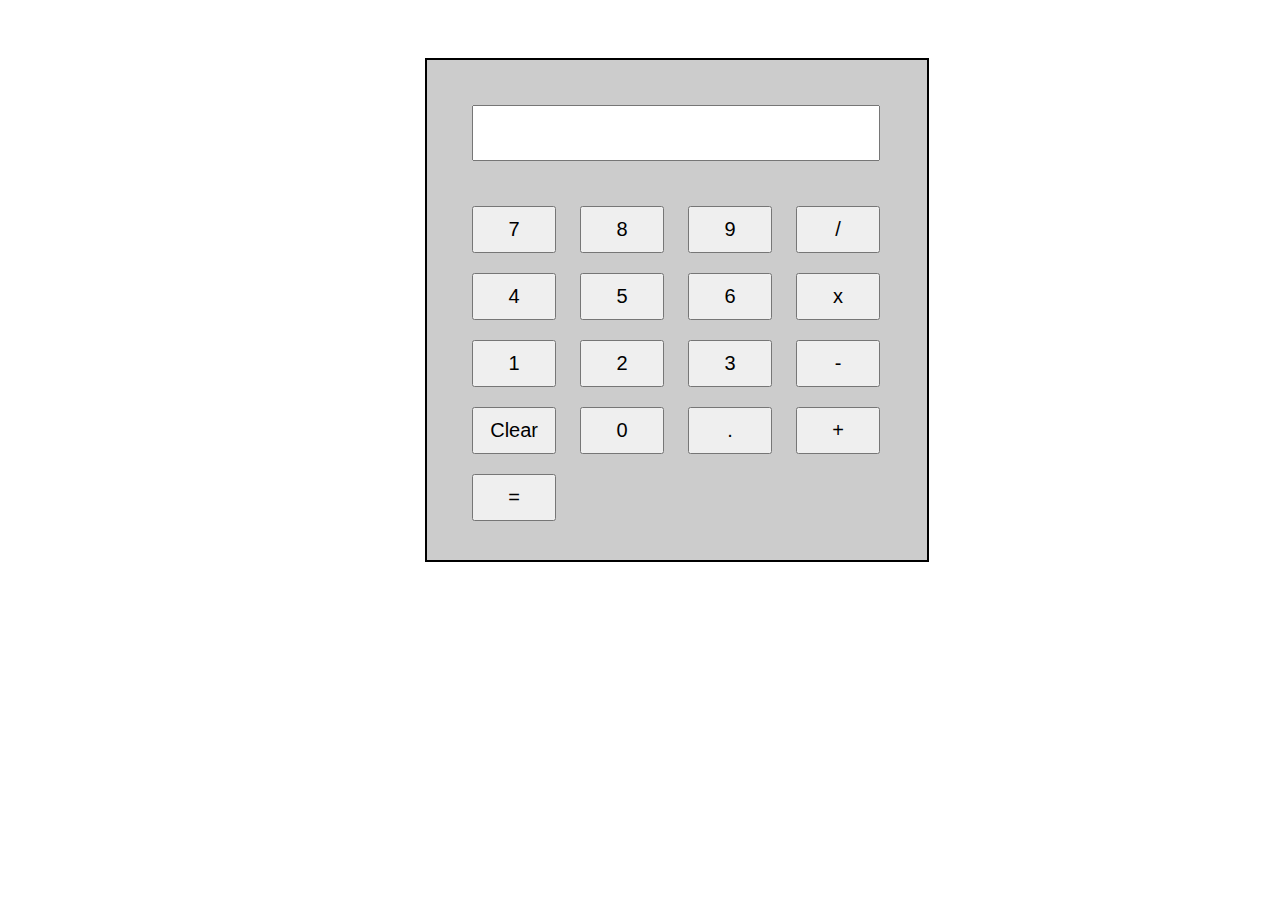
<file: Calculator/index.html>
<!DOCTYPE html>
<html lang="en">
<head>
    <meta charset="UTF-8">
    <meta name="viewport" content="width=device-width, initial-scale=1.0">
    <title>Calculator</title>
    <link rel="stylesheet" href="styles.css">
</head>
<body>

    <div class="calc">
        <div class="calc-container">
         
            
            <div class="output">
                <input type="text" id="text-field">
            </div>
            <div class="buttons">
                <div class="row">
                    <button onclick="buttonClicked(7)" class="btn">7</button>
                    <button onclick="buttonClicked(8)" class="btn">8</button>
                    <button onclick="buttonClicked(9)" class="btn">9</button>
                    <button onclick="buttonClicked('/')" class="btn">/</button>
                </div>
                <div class="row">
                    <button onclick="buttonClicked(4)" class="btn">4</button>
                    <button onclick="buttonClicked(5)" class="btn">5</button>
                    <button onclick="buttonClicked(6)" class="btn">6</button>
                    <button onclick="buttonClicked('*')" class="btn">x</button>
                </div>
                <div class="row">
                    <button onclick="buttonClicked(1)" class="btn">1</button>
                    <button onclick="buttonClicked(2)" class="btn">2</button>
                    <button onclick="buttonClicked(3)" class="btn">3</button>
                    <button onclick="buttonClicked('-')" class="btn">-</button>
                </div> 
                <div class="row">
                    <button onclick="clearClicked()" class="btn">Clear</button>
                    <button onclick="buttonClicked(0)" class="btn">0</button>
                    <button onclick="buttonClicked('.')" class="btn">.</button>
                    <button onclick="buttonClicked('+')" class="btn">+</button>
                </div>
                <div class="row">
                    <button onclick="equalClicked()" class="btn">=</button>
                </div>
            </div>

        </div>
    </div>

    
    <script src="script.js"></script>
</body>
</html>
</file>
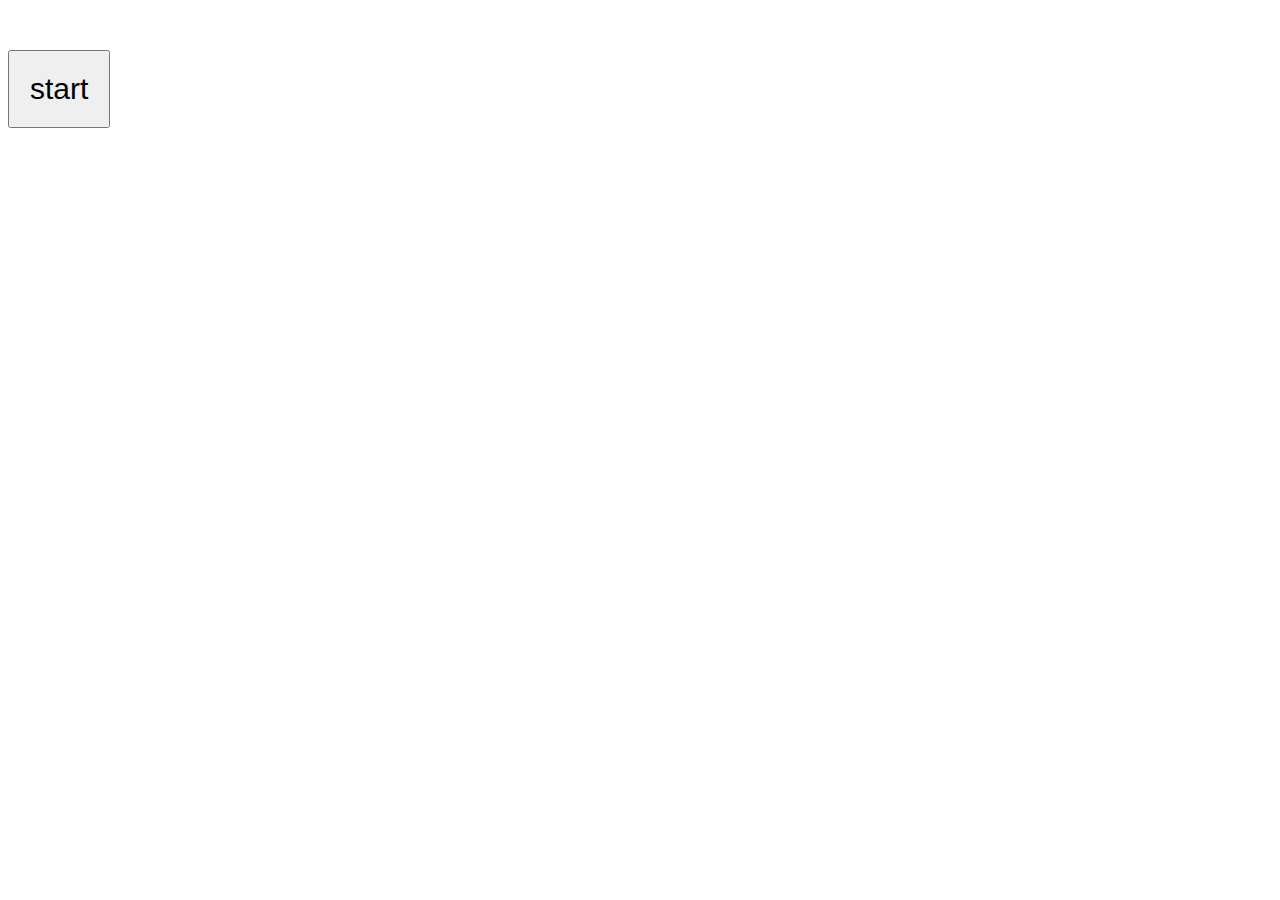
<file: Countdown/index.html>
<!DOCTYPE html>
<html lang="en">
<head>
    <meta charset="UTF-8">
    <meta name="viewport" content="width=device-width, initial-scale=1.0">
    <title>Countdown</title>
    <link rel="stylesheet" href="style.css">
</head>
<body>
   
    <p id="countdown"></p>
    <button id="myButton" onclick="buttonClicked()">start</button>
    
    <script src="script.js"></script>
</body>
</html>
</file>
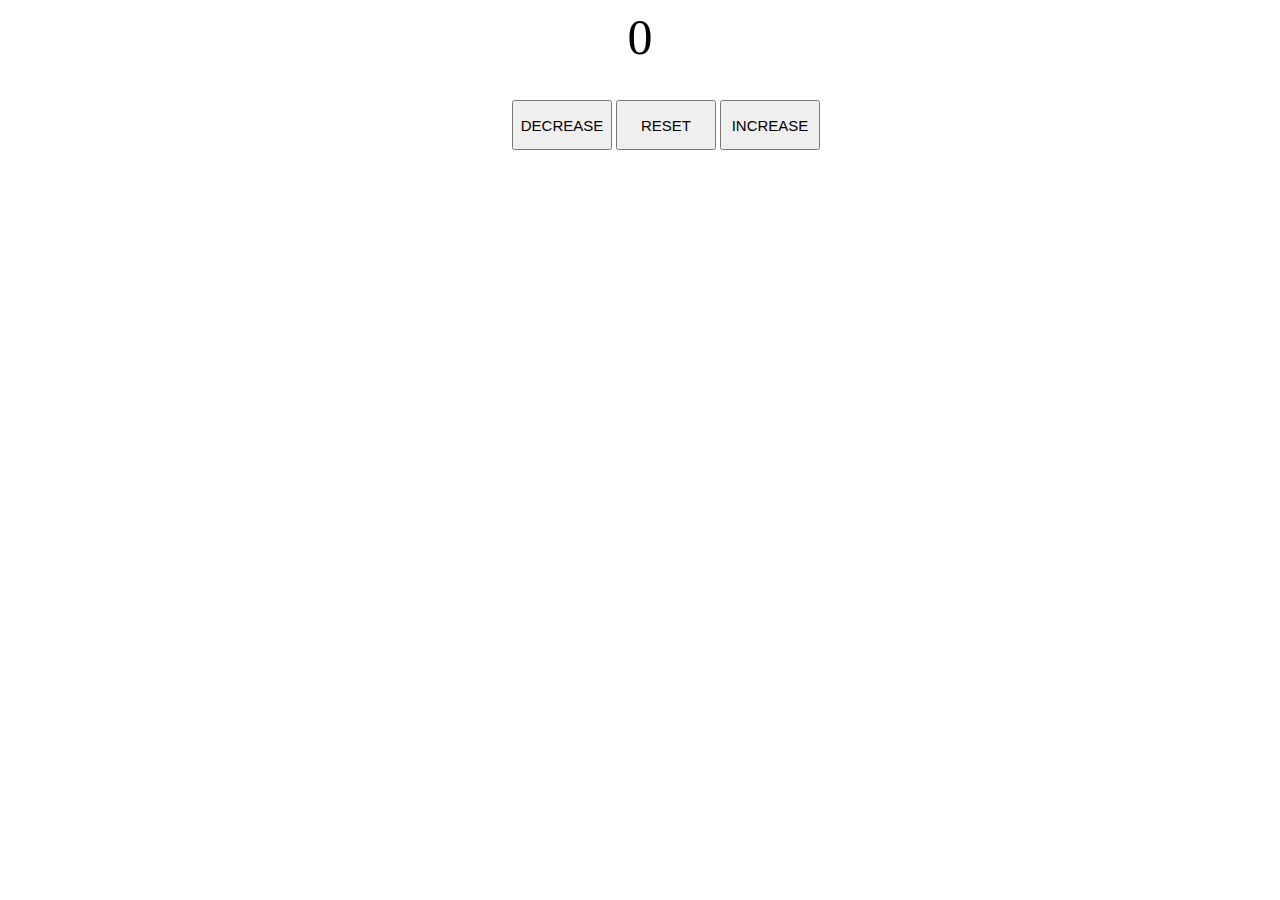
<file: counting/index.html>
<!DOCTYPE html>
<html lang="en">
<head>
    <meta charset="UTF-8">
    <meta name="viewport" content="width=device-width, initial-scale=1.0">
    <title>Document</title>
    <link rel="stylesheet" href="styles.css">
</head>
<body>
    <label for="" id="myLabel">0</label>
    <div class="buttons">
        <button  id="decreaseButton">Decrease</button>
        <button  id="resetButton">reset</button>
        <button  id="increaseButton">increase</button>
    </div>
    <script src="script.js"></script>
</body>
</html>
</file>
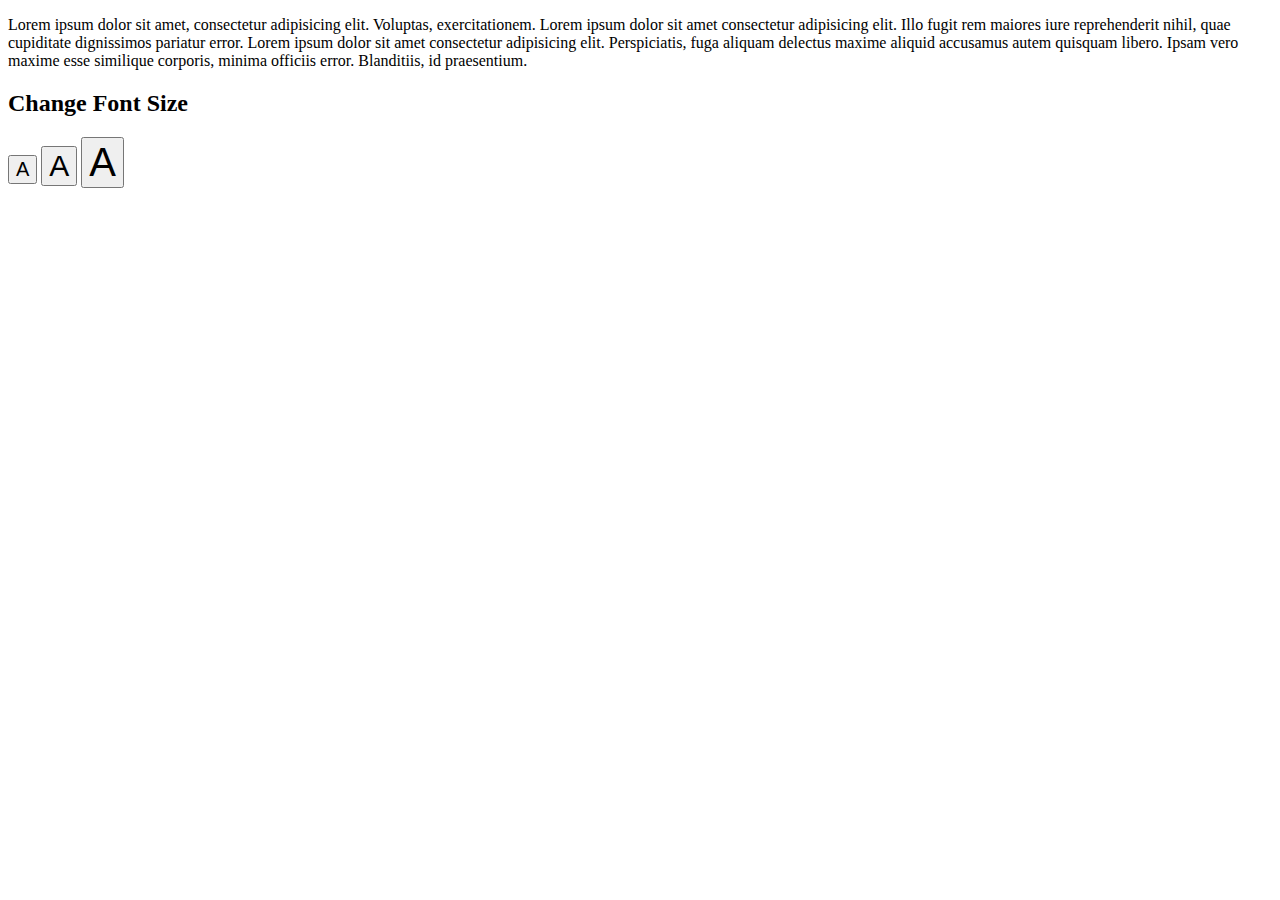
<file: font size changer/index.html>
<!DOCTYPE html>
<html lang="en">
<head>
    <meta charset="UTF-8">
    <meta name="viewport" content="width=device-width, initial-scale=1.0">
    <title>font size</title>
    <style>
        
        #button1{
            font-size: 20px;
        }
        #button2{
            font-size: 30px;
        }
        #button3{
            font-size: 40px;
        }
    </style>
</head>
<body>
    
    <p id="text">Lorem ipsum dolor sit amet, consectetur adipisicing elit. Voluptas, exercitationem. Lorem ipsum dolor sit amet consectetur adipisicing elit. Illo fugit rem maiores iure reprehenderit nihil, quae cupiditate dignissimos pariatur error. Lorem ipsum dolor sit amet consectetur adipisicing elit. Perspiciatis, fuga aliquam delectus maxime aliquid accusamus autem quisquam libero. Ipsam vero maxime esse similique corporis, minima officiis error. Blanditiis, id praesentium.</p>

    <h2>Change Font Size</h2>
    <button id="button1" onclick="changeSize1()">A</button>
    <button id="button2" onclick="changeSize2()">A</button>
    <button id="button3" onclick="changeSize3()">A</button>

    <script>
        let textLabel= document.getElementById("text");

        function changeSize1(){
            textLabel.style = "font-size : 20px"
        }
        function changeSize2(){
            textLabel.style = "font-size : 30px"
        }
        function changeSize3(){
            textLabel.style = "font-size : 40px"
        }

    </script>
</body>
</html>
</file>
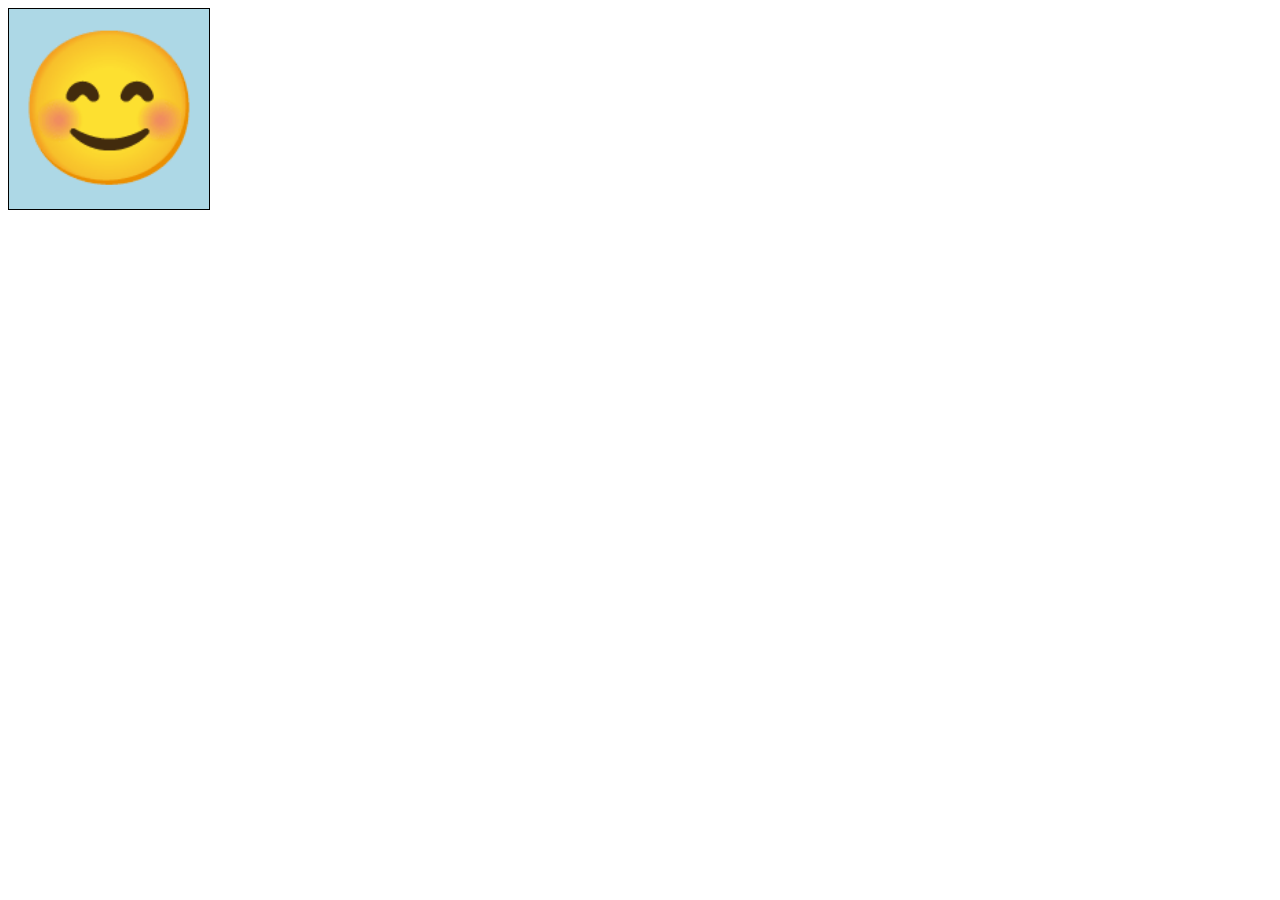
<file: Moving_smilie/index.html>
<!DOCTYPE html>
<html lang="en">

<head>
    <meta charset="UTF-8">
    <meta name="viewport" content="width=device-width, initial-scale=1.0">
    <title>Document</title>
    <style>
        #myDiv {
            width: 200px;
            height: 200px;
            background-color: lightblue;
            font-size: 150px;
            display: flex;
            align-items: center;
            justify-content: center;
            margin: 0;
            padding: 0;
            border: 1px solid black;
            position: relative;

        }
    </style>
</head>

<body>
    <div id="myDiv">😊</div>

    <script>
        let myDiv = document.getElementById("myDiv");
        let x = 0;
        let y = 0;
        let movement = 15;
        document.addEventListener("keydown", (event) => {
            event.preventDefault();
            myDiv.textContent = "😉";
            myDiv.style.backgroundColor = "red"

            switch (event.key) {
                case "ArrowDown":
                    x += movement;
                    break;
                case "ArrowUp":
                    x -= movement;
                    break;
                case "ArrowLeft":
                    y -= movement;
                    break;
                case "ArrowRight":
                    y += movement;
                    break;
            }
            myDiv.style.top = `${x}px`
            myDiv.style.left = `${y}px`
        })
        document.addEventListener("keyup", () => {
            myDiv.textContent = "😊";
            myDiv.style.backgroundColor = "lightblue"
        })
    </script>
</body>

</html>
</file>
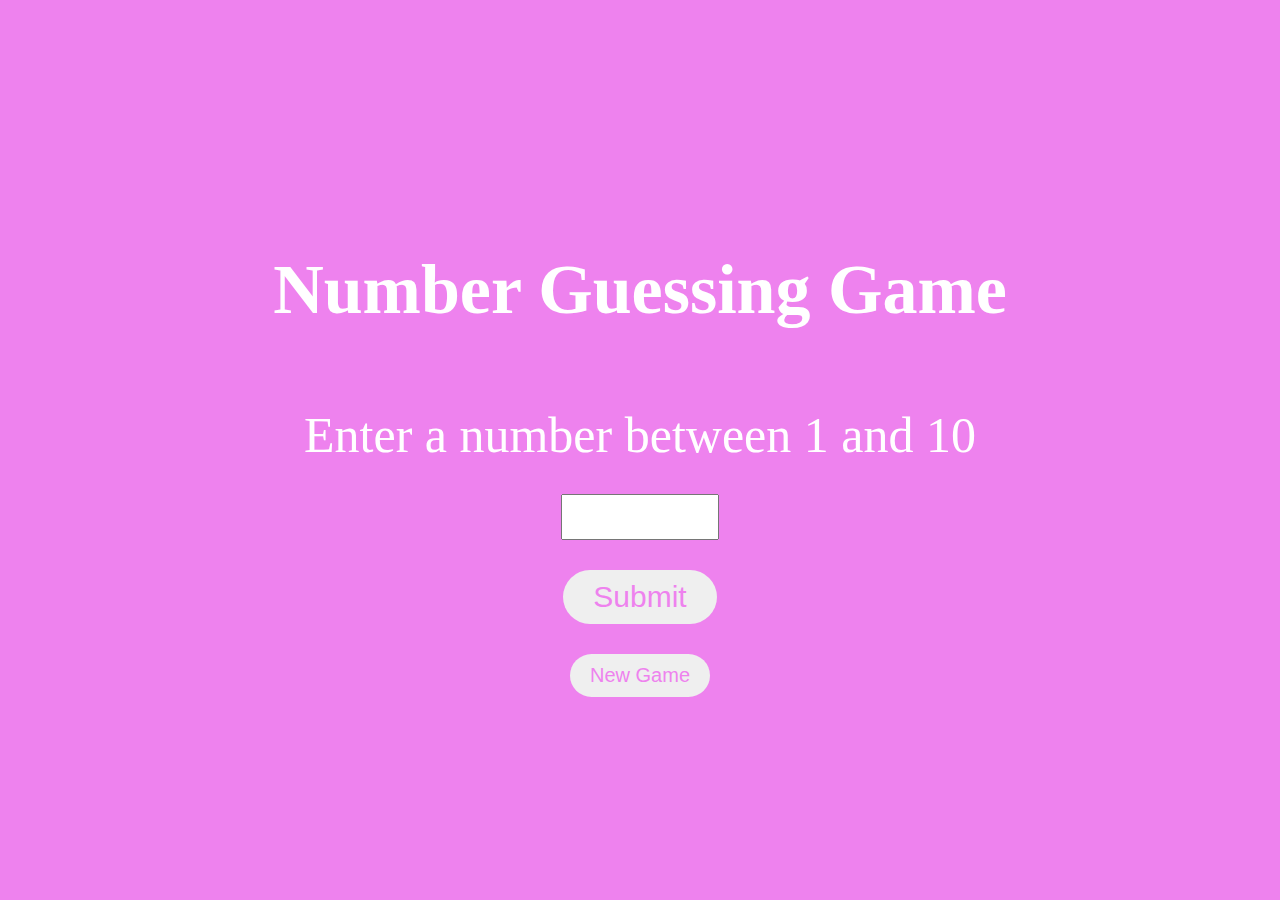
<file: Number_guessing_game/index.html>
<!DOCTYPE html>
<html lang="en">
<head>
    <meta charset="UTF-8">
    <meta name="viewport" content="width=device-width, initial-scale=1.0">
    <title>Number guessing game</title>
    <style>
        body{
            margin: 0;
            padding: 0;
        }
        .container{
            display: flex;
            justify-content: center;
            align-items: center;
            height: 100vh;
            width: 100%;
            background: violet;
            color: white;
            flex-direction: column ;
            gap: 30px;
        }
        label{
            font-size: 50px;

        }
        h1{
            font-size: 70px;

        }
        #myButton{
            font-size: 30px;
            padding: 10px 30px;
            border-radius: 30px;
            border: none;
            color:violet;

        }
        #myInput{
            height: 40px;
            width: 150px;
            font-size: 30px;
        }
        #new-game{
            color: violet;
            font-size: 20px;
            padding: 10px 20px;
            border-radius: 30px;
            border: none;
        }
    </style>
</head>
<body>
    <div class="container">
        <h1>Number Guessing Game</h1>
        <label for="">Enter a number between 1 and 10</label>
        <input type="text" id="myInput">
        <input type="submit" id="myButton">
        <button id="new-game" onclick="window.location.reload(true)">New Game</button>
    </div>
    
    <script>
        let answer =  Math.floor(Math.random()*10)+1; 
        
        let guesses = 0 ;
        document.getElementById("myButton").onclick = function(){
            let guess = document.getElementById("myInput").value;
            guesses+=1;
            if(answer==guess){
                alert(`Your Guess ${guess} is Correct from ${guesses} guesses`);
            }
            else if(guess<answer)
            {
                alert("Guess is less");
            }
            else{
                alert("Guess is high");
            }
            document.getElementById("myInput").value = "";
        }
    
    </script>
</body>
</html>
</file>
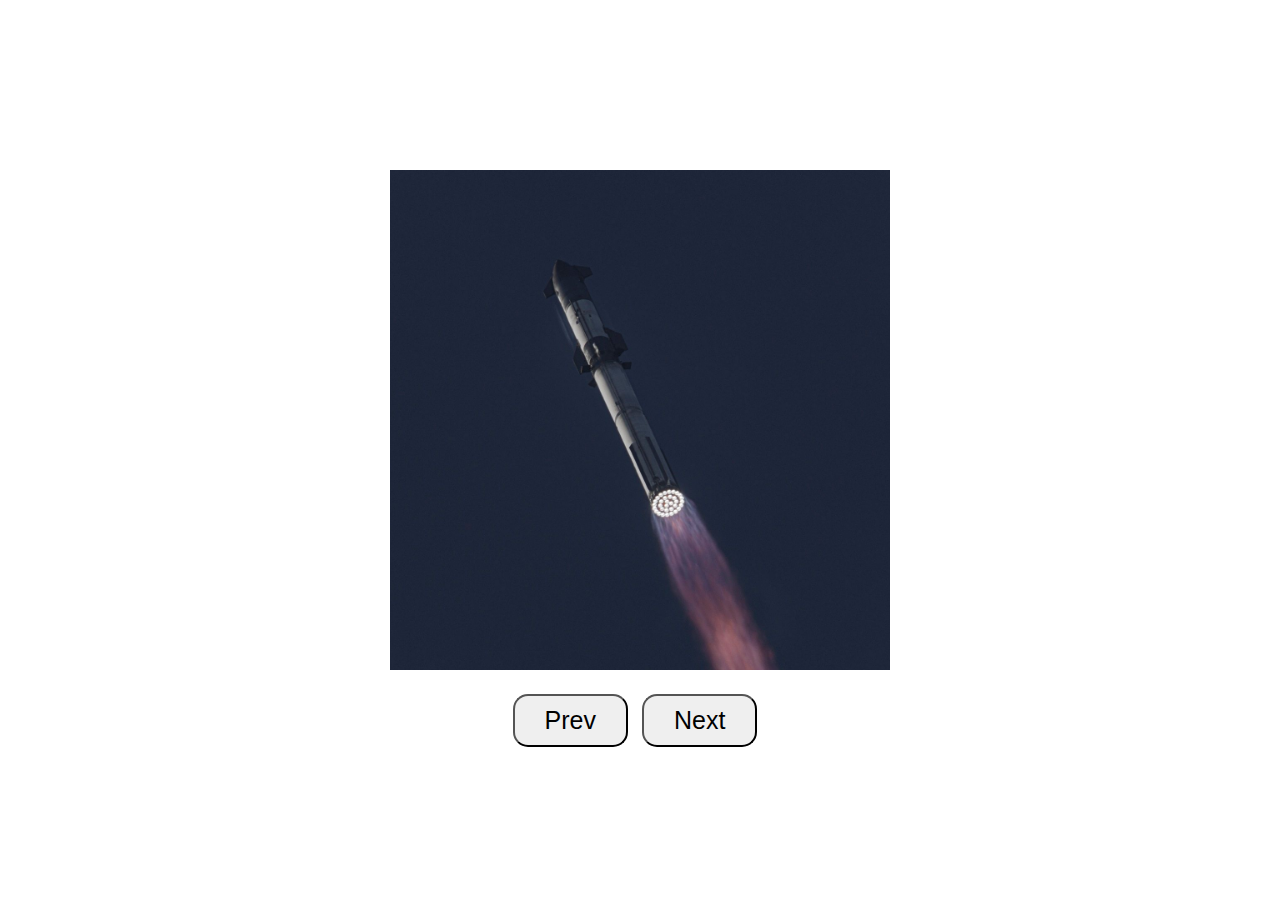
<file: picture_slider/index.html>
<!DOCTYPE html>
<html lang="en">

<head>
    <meta charset="UTF-8">
    <meta name="viewport" content="width=device-width, initial-scale=1.0">
    <title>Image Slider</title>
    <style>
        .slider {
            width: 100%;
            height: 100vh;
            display: flex;
            flex-direction: column;
            justify-content: center;
            align-items: center;
            gap: 20px;
        }
        img {

            width: 500px;
            height: 500px;
            object-fit: cover;


        }
        button {
            font-size: 25px;
            padding: 10px 30px;
            border-radius: 15px;
            margin-right: 10px;

        }
    </style>
</head>

<body>

    <div class="slider">
        <div class="img-container">
            <img src="images/imageA.jpg" id="image-slider" alt="">
        </div>
        <div class="buttons">
            <button onclick="prevImg()">Prev</button>
            <button onclick="nextImg()">Next</button>
        </div>
    </div>

    <script>
        let img = document.getElementById("image-slider");
        let images = ['imageA.jpg', 'imageB.jpg', 'imageC.jpg', 'imageD.jpg'];

        let i = 0; /*starting index of img*/

        function prevImg() {
            if (i == 0) {
                i = images.length;
            }
            i--;
            setImg();
        }
        function nextImg() {
            if (i == images.length - 1) {
                i = -1;

            }
            i++;
            setImg();
        }

        function setImg() {
            img.setAttribute("src", "images/" + images[i]);
        }

    </script>
</body>

</html>
</file>
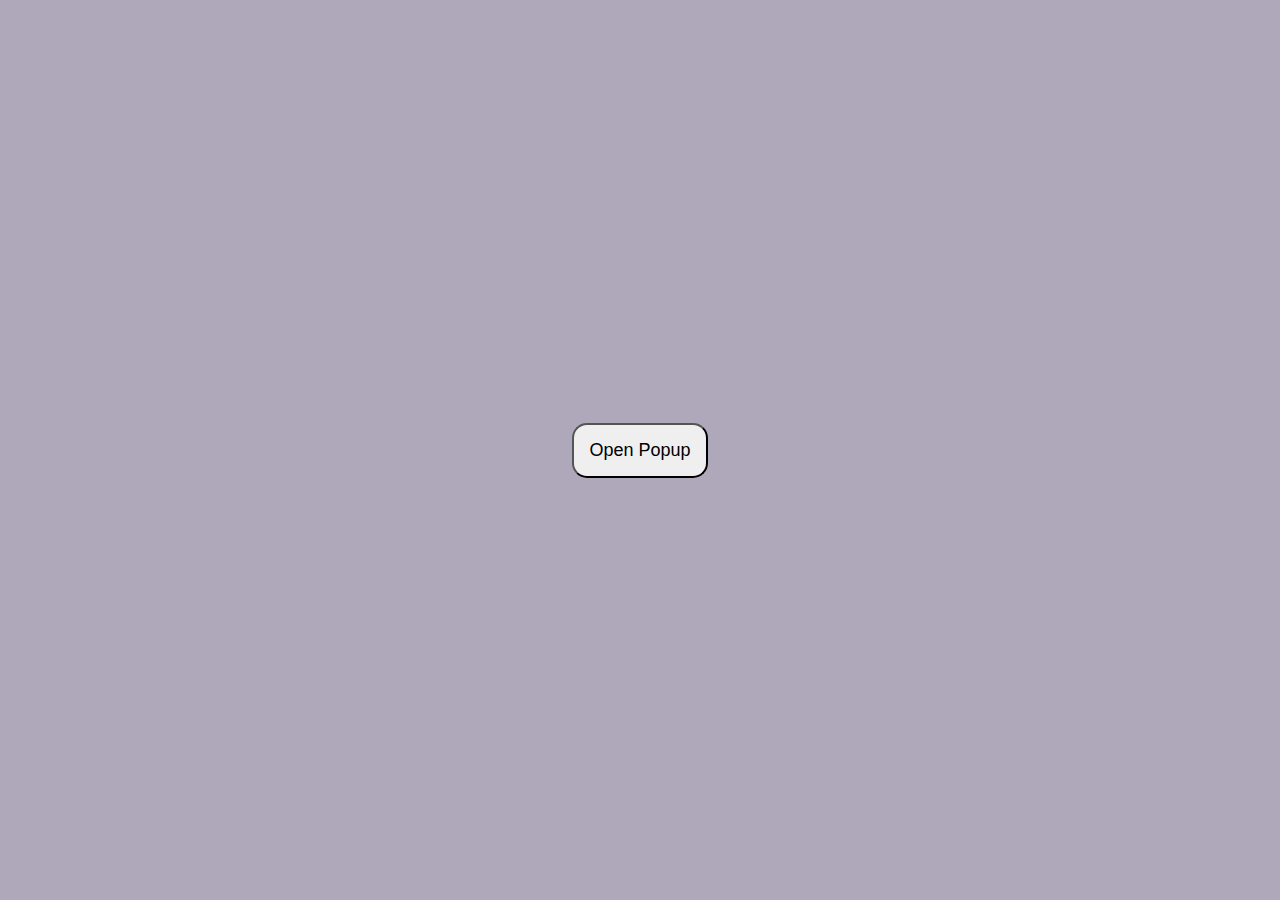
<file: pop_up/index.html>
<!DOCTYPE html>
<html lang="en">
<head>
  <meta charset="UTF-8">
  <meta name="viewport" content="width=device-width, initial-scale=1.0">
  <title>Popup Example</title>
  <style>
    body {
      font-family: Arial, sans-serif;
      margin: 0;
      padding: 0;
      display: flex;
      align-items: center;
      justify-content: center;
      height: 100vh;
      background-color: rgb(175, 168, 186);
    }
    .overlay {
      display: none;
      position: fixed;
    }
    .popup {
      background: #fff;
      padding: 20px;
      border-radius: 25px;
      max-width: 400px;
      width: 100%;
      text-align: center;
      border: solid 1px black;
    }

    .close-btn {
      cursor: pointer;
      font-size: 30px;
    }
    button {
      padding: 15px;
      font-size: 18px;
      font-weight: 500;
      border-radius: 15px;
    }
  </style>
</head>
<body>

  <button onclick="openPopup()">Open Popup</button>

    <div class="overlay" id="overlay">
      <div class="popup">
        <span class="close-btn" onclick="closePopup()">&times;</span>
        <h2>This is a Popup</h2>
        <p>Popup content goes here.</p>
      </div>
    </div>

  <script>
    function openPopup() {
      document.getElementById("overlay").style.display = "block";
    }

    function closePopup() {
      document.getElementById("overlay").style.display = "none";
    }
  </script>

</body>
</html>
</file>
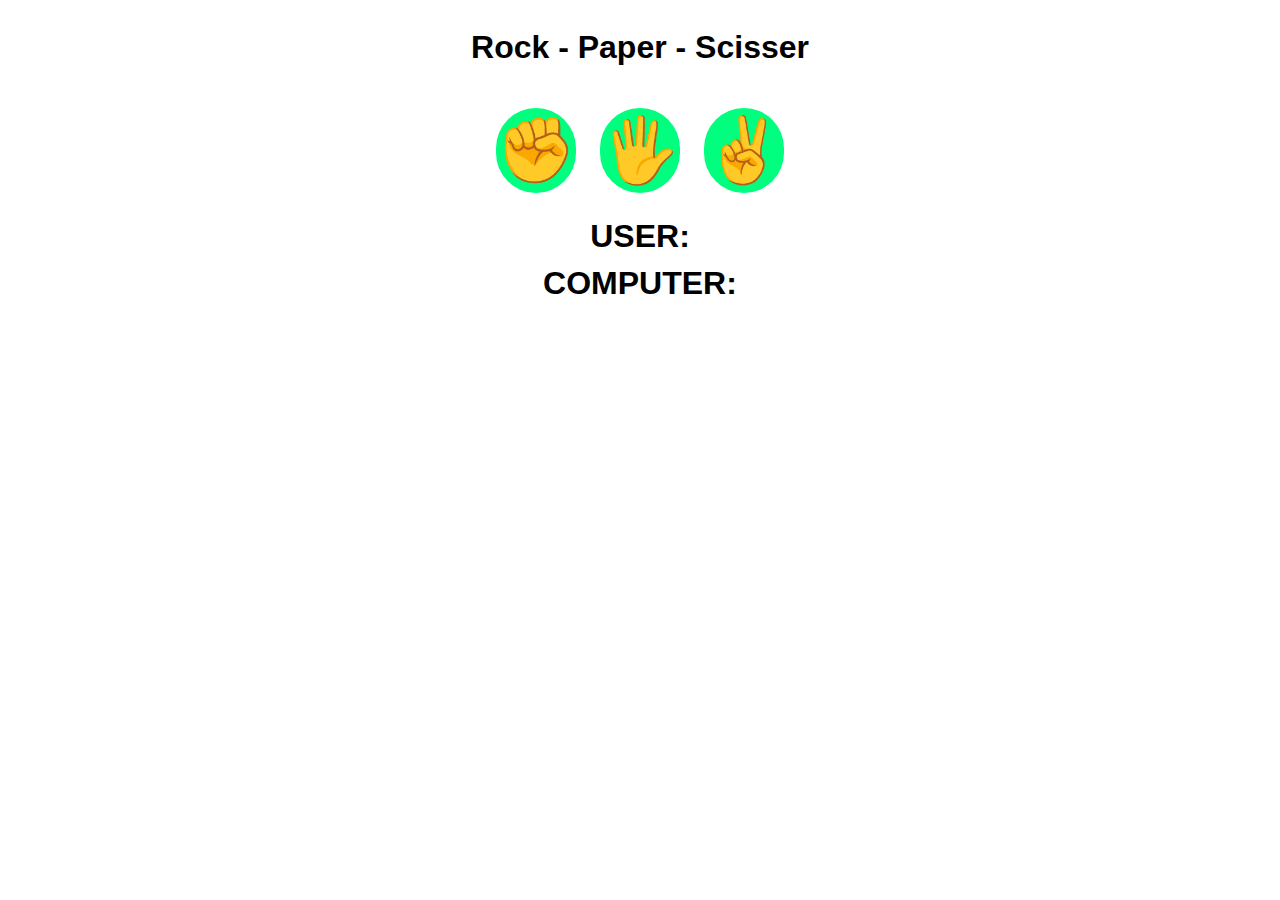
<file: rock paper scissers/index.html>
<!DOCTYPE html>
<html lang="en">
<head>
    <meta charset="UTF-8">
    <meta name="viewport" content="width=device-width, initial-scale=1.0">
    <title>Document</title>
    <style>
        body{
            display: flex;
            flex-direction: column;
            align-items: center;
            font-family: sans-serif
        }
        #myButton{
            font-size: 4rem;
            padding: 5px 0;
            margin: 0 10px;
            border-radius: 50px;
            border: none;
            background-color: springgreen;
        }
        .choices{
            margin: 20px 0;
        }
        #userChoice ,#computerChoice, #result{
            font-size: 2rem;
            font-weight: bold;
            margin: 5px 0;
        }
    </style>
</head>
<body>
    
        <h1>Rock - Paper - Scisser</h1>
        <div class="choices">
            <button id="myButton" onclick="start('rock')">✊</button>
            <button id="myButton" onclick="start('paper')">🖐️</button>
            <button id="myButton" onclick="start('scisser')">✌️</button>
        </div>

        <div id="userChoice">USER:</div>
        <div id="computerChoice">COMPUTER:</div>
        <div id="result"></div>
    
<script>
    let choices = ['rock','paper','scissser'];
    let userDisplay = document.getElementById("userChoice");
    let computerDisplay = document.getElementById("computerChoice");
    let resultDisplay = document.getElementById("result");

    function start(playerChoice){
        let computerChoice = choices[Math.floor(Math.random()*3)];
        let result = "";
        if(playerChoice==computerChoice){
            result = "IT'S A TIE";
        }  
        else{
            switch(playerChoice){
                case 'rock' :
                    result = (computerChoice=='scisser')?'YOU WIN!':'YOU LOSE';
                    break;
                case 'paper' :
                    result = (computerChoice=='rock')?'YOU WIN!':'YOU LOSE';
                    break;
                case 'scisser' :
                    result = (computerChoice=='paper')?'YOU WIN!':'YOU LOSE';
                    break;
            }
        } 
        
        userDisplay.textContent = `USER: ${playerChoice}`;
        computerDisplay.textContent = `COMPUTER: ${computerChoice}`;
        resultDisplay.textContent = result;

    }
</script>
</body>
</html>
</file>
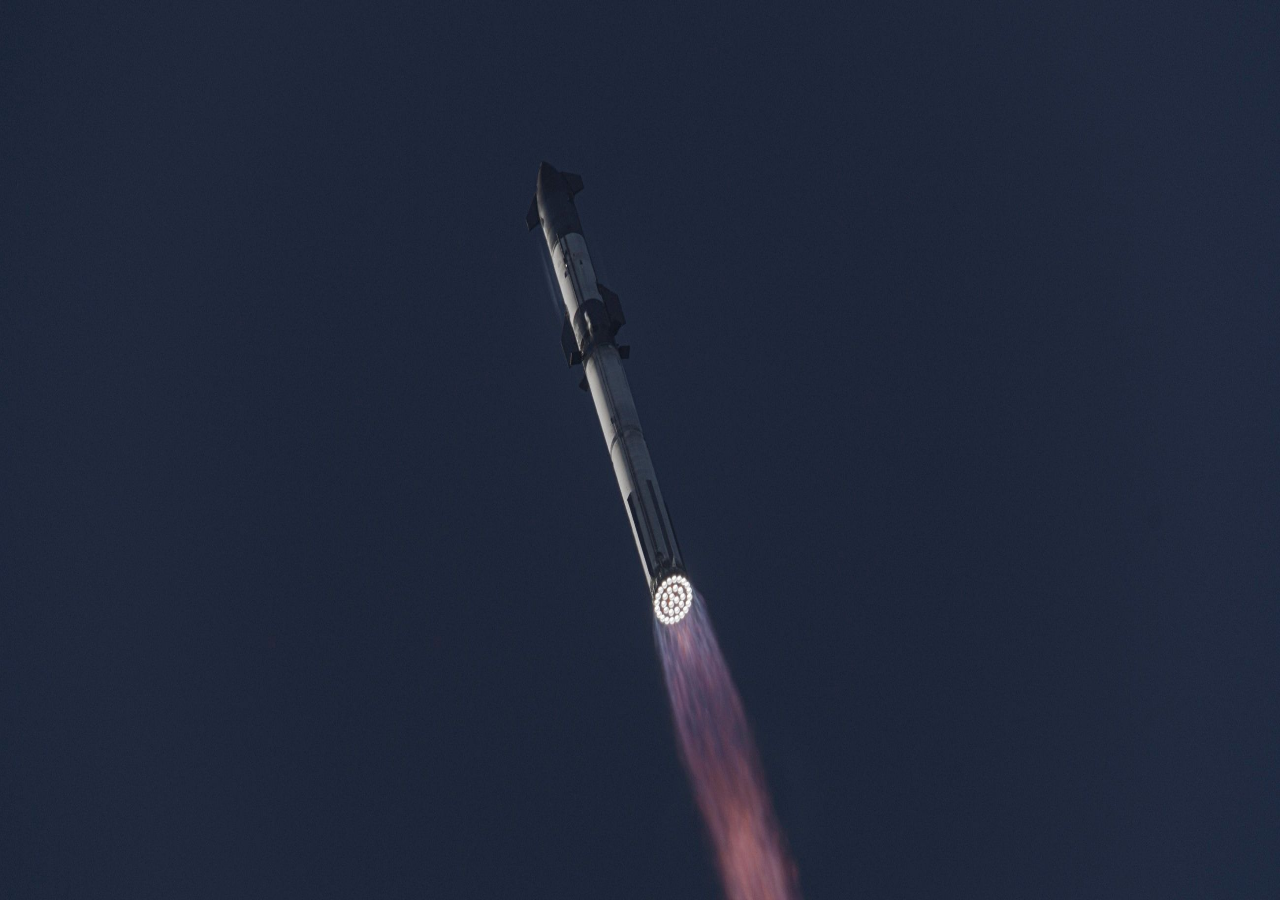
<file: slideshow/index.html>
<!DOCTYPE html>
<html lang="en">

<head>
    <meta charset="UTF-8">
    <meta name="viewport" content="width=device-width, initial-scale=1.0">
    <title>SlideShow</title>
    <style>
        body {
            margin: 0;
            padding: 0;
        }

        #slide-show {
            width: 100%;
            height: 100vh;
        }
    </style>
</head>

<body>

    <img src="" alt="" height="400px" width="500px" id="slide-show">

    <script>

        let images = ['imageA.jpg', 'imageB.jpg', 'imageC.jpg', 'imageD.jpg'];
        let i = 0;

        function changeImg() {
            document.getElementById("slide-show").setAttribute("src", "images/" + images[i]);

            if (i < images.length - 1) {
                i++;
            } else {
                i = 0;
            }
        }
        setInterval(changeImg, 2000);
        window.onload = changeImg;

    </script>
</body>

</html>
</file>
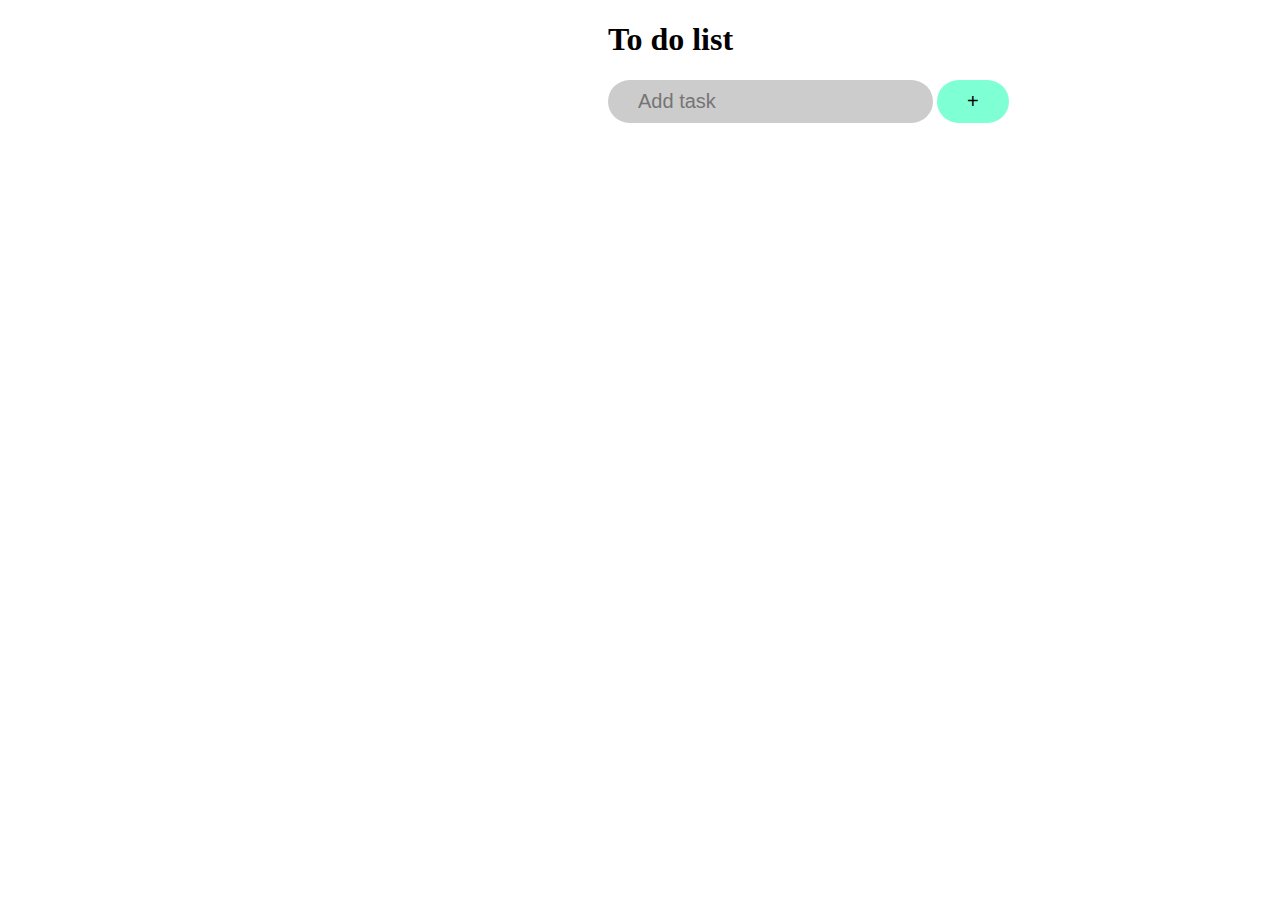
<file: Todo/index.html>
<!DOCTYPE html>
<html lang="en">

<head>
    <meta charset="UTF-8">
    <meta name="viewport" content="width=device-width, initial-scale=1.0">
    <title>To do</title>
    <style>
        .container {
            margin-left: 600px;
        }

        #input-field {
            padding: 10px 30px;
            font-size: 20px;
            border-radius: 30px;
            border: none;
            background-color: #ccc;

        }

        #myButton {
            padding: 10px 30px;
            font-size: 20px;
            border-radius: 30px;
            border: none;
            background-color: aquamarine;


        }

        .para-styling {
            margin-left: 30px;
            font-size: 30px;
            margin-top: 20px;

        }
    </style>
</head>

<body>

    <div class="container">
        <h1>To do list </h1>
        <input type="text" id="input-field" placeholder="Add task">
        <button id="myButton">+</button>
        <div id="todo-container"></div>
    </div>

    <script>
        let inputField = document.getElementById("input-field");
        let btn = document.getElementById("myButton");
        let todoContainer = document.getElementById("todo-container");

        btn.addEventListener('click', function () {
            let paragraph = document.createElement("li");
            paragraph.innerText = inputField.value;
            todoContainer.appendChild(paragraph);
            paragraph.classList.add("para-styling");
            inputField.value = "";

            paragraph.addEventListener('click', function () {
                paragraph.style.textDecoration = "line-through"
            })

            paragraph.addEventListener('dblclick', function () {
                todoContainer.removeChild(paragraph);
            })

        })




    </script>
</body>



</html>
</file>
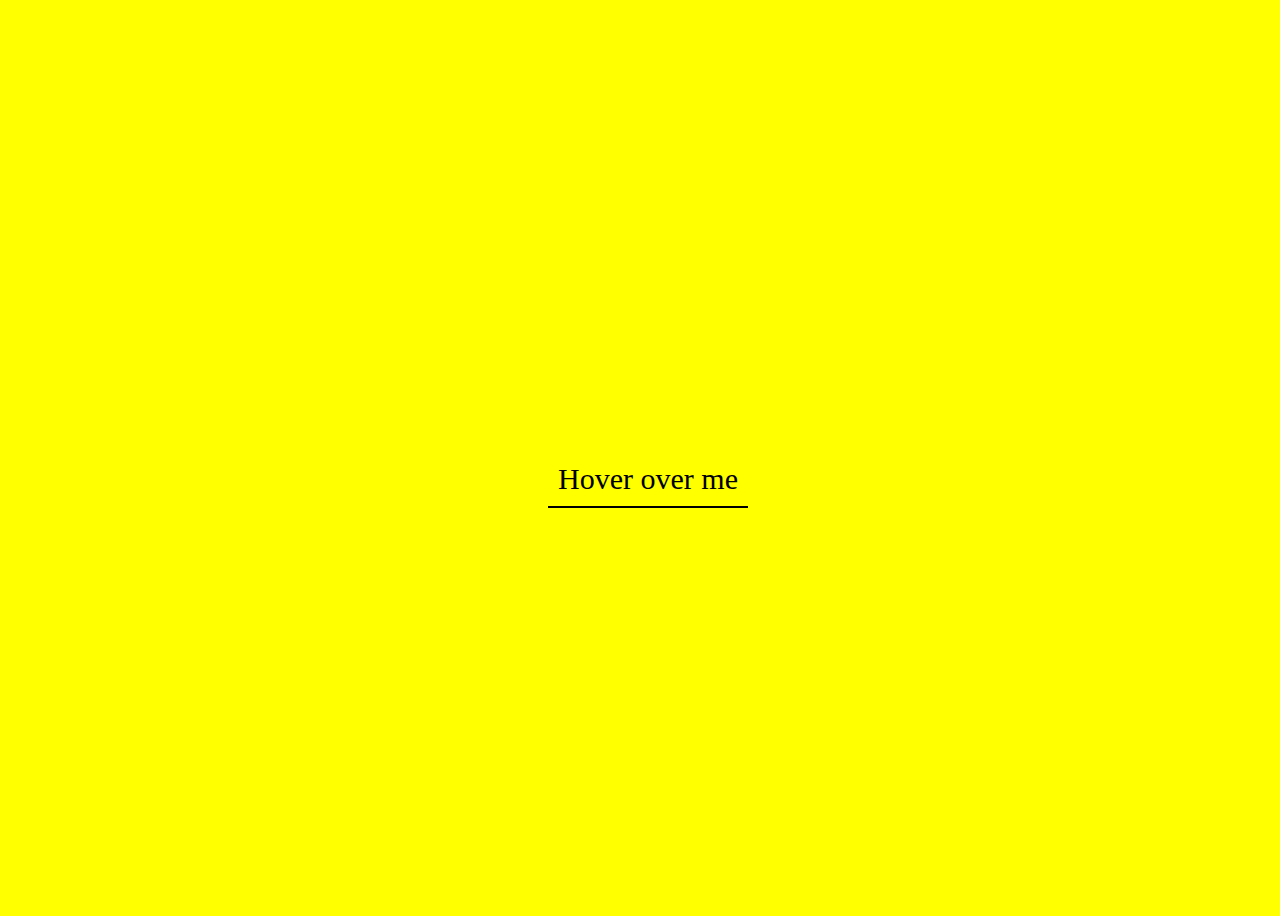
<file: tooltip/index.html>
<!DOCTYPE html>
<html lang="en">
<head>
    <meta charset="UTF-8">
    <meta name="viewport" content="width=device-width, initial-scale=1.0">
    <title>Tooltip</title>
    <style>
        body{
            display: grid;
            place-items: center;
            width: 100%;
            height: 100vh;
            background: yellow;
        }
        .container{
            display: flex;
            flex-direction: column;
            align-items: center;
            
        }
        .hover{
            font-size: 30px;
            border-bottom: 2px solid black;
            padding: 10px;
        }
        #tooltip{
            font-size: 20px;
            padding: 10px 20px;
            background: violet;
            color: white;
            font-weight: bold;
            border-radius: 20px;
            position: relative;
            opacity: 0;
            transition: all 0.5s cubic-bezier(0.445, 0.05, 0.55, 0.95);
        }
        #tooltip::before{
            content: "";
            position: absolute;
            width: 15px;
            height: 15px;
            background: violet;
            left: 50%;
            transform: translateX(-50%) rotate(45deg);
            bottom: -7px;
            
    

        }
    </style>
</head>
<body>
    <div class="container">
        <span id="tooltip">Tooltip</span>
        <div class="hover" onmouseover="showTooltip()" onmouseout="removeTooltip()">Hover over me</div>
    </div>

    <script>
        function showTooltip(){
            document.getElementById("tooltip").style.opacity = "1";
        }
        function removeTooltip(){
            document.getElementById("tooltip").style.opacity = "0";
        }
    </script>
</body>
</html>
</file>
<file: Calculator/styles.css>
.calc-container{
    width: 500px;
    height: 500px;
    background: #ccc;
    position: relative;
    top: 50px;
    left: 33%;
    border: 2px solid black;
}
#text-field{
  
    width: 400px;
    height: 50px;
    margin: 45px;
    font-size: 25px;
}

.row{
    left: 45px;
    padding-left: 45px;
    padding-bottom: 20px;
}
.btn{
    width: 84px;
    height: 47px;
    margin-right: 20px;
    font-size: 20px;
}
</file>
<file: Countdown/style.css>
p{
    font-size: 50px;
}
#myButton{

    font-size: 30px;
    padding: 20px;
}
</file>
<file: counting/styles.css>
#myLabel{
    display: block;
    text-align: center;
    font-size: 50px;
}
.buttons{
   position: absolute;
   left: 40%;
   top: 100px;
    
}
.buttons button{
    width: 100px;
    height: 50px;
    font-size: 15px;
    text-transform: uppercase;
    font-weight: 500;
}
</file>
